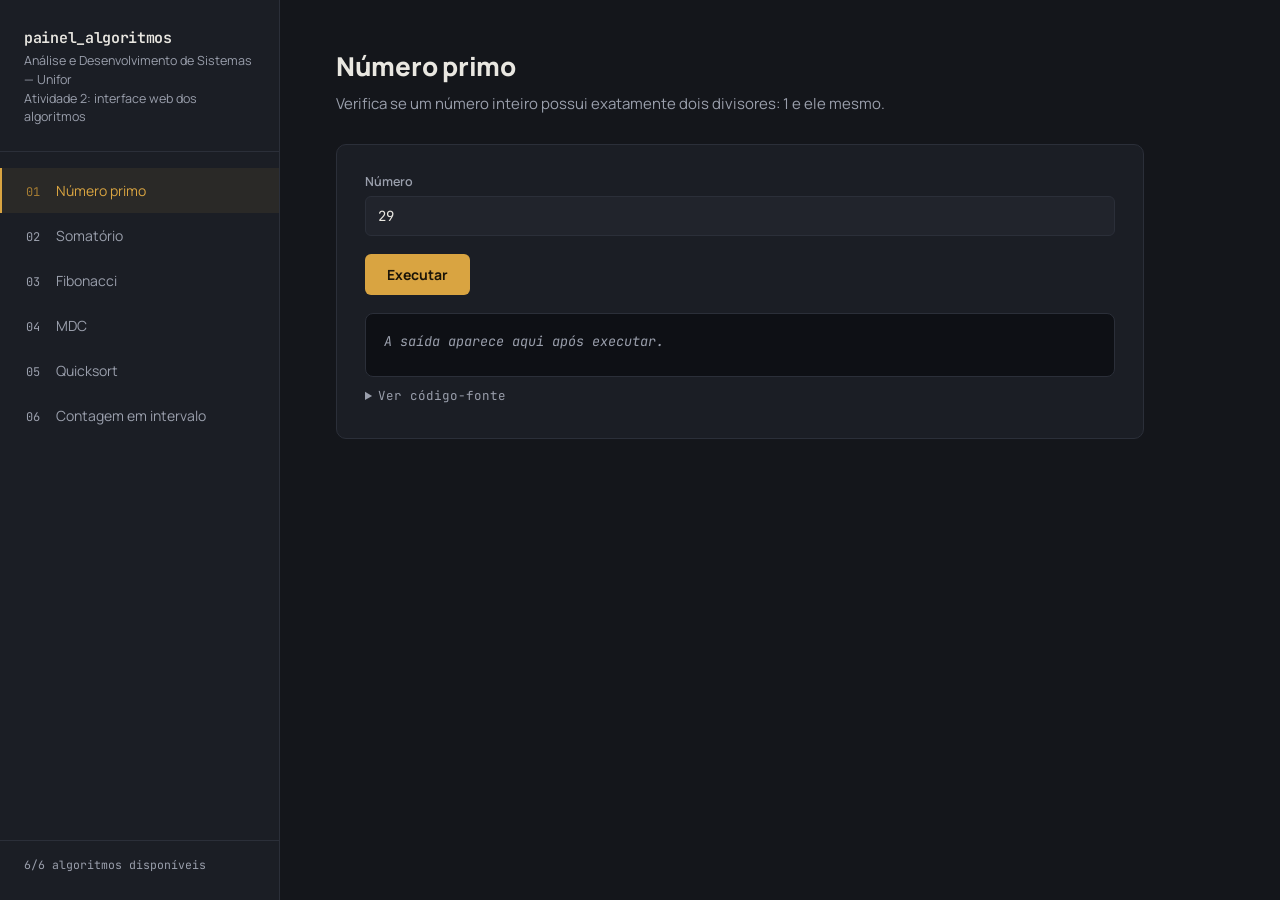
<file: index.html>
<!DOCTYPE html>
<html lang="pt-BR">
<head>
<meta charset="UTF-8">
<meta name="viewport" content="width=device-width, initial-scale=1.0">
<title>Painel de Algoritmos — ADS Unifor</title>
<link rel="preconnect" href="https://fonts.googleapis.com">
<link rel="preconnect" href="https://fonts.gstatic.com" crossorigin>
<link href="https://fonts.googleapis.com/css2?family=JetBrains+Mono:wght@400;500;600;700&family=Manrope:wght@400;500;600;700;800&display=swap" rel="stylesheet">
<link rel="stylesheet" href="style.css">
</head>
<body>

<nav class="sidebar">
  <div class="brand">
    <p class="brand-title">painel_algoritmos</p>
    <p class="brand-sub">Análise e Desenvolvimento de Sistemas — Unifor<br>Atividade 2: interface web dos algoritmos</p>
  </div>
  <ul class="nav" id="nav-list">
    <li><button class="active" data-panel="primo"><span class="idx">01</span> Número primo</button></li>
    <li><button data-panel="somatorio"><span class="idx">02</span> Somatório</button></li>
    <li><button data-panel="fibonacci"><span class="idx">03</span> Fibonacci</button></li>
    <li><button data-panel="mdc"><span class="idx">04</span> MDC</button></li>
    <li><button data-panel="quicksort"><span class="idx">05</span> Quicksort</button></li>
    <li><button data-panel="intervalo"><span class="idx">06</span> Contagem em intervalo</button></li>
  </ul>
  <div class="sidebar-foot">6/6 algoritmos disponíveis</div>
</nav>

<main class="main">

  <!-- 01 Número primo -->
  <section class="panel active" id="primo">
    <div class="panel-head">
      <h1 class="panel-title">Número primo</h1>
      <p class="panel-desc">Verifica se um número inteiro possui exatamente dois divisores: 1 e ele mesmo.</p>
    </div>
    <div class="card">
      <div class="field-row">
        <div class="field">
          <label for="primo-n">Número</label>
          <input type="number" id="primo-n" value="29" step="1">
        </div>
      </div>
      <button class="run-btn" onclick="runPrimo()">Executar</button>
      <div class="console" id="primo-out"><span class="empty">A saída aparece aqui após executar.</span></div>
      <details class="source">
        <summary>Ver código-fonte</summary>
        <div class="code-block" id="primo-src"></div>
      </details>
    </div>
  </section>

  <!-- 02 Somatório -->
  <section class="panel" id="somatorio">
    <div class="panel-head">
      <h1 class="panel-title">Somatório</h1>
      <p class="panel-desc">Calcula a soma dos números inteiros de 1 até N.</p>
    </div>
    <div class="card">
      <div class="field-row">
        <div class="field">
          <label for="soma-n">N</label>
          <input type="number" id="soma-n" value="10" step="1" min="0">
        </div>
      </div>
      <button class="run-btn" onclick="runSomatorio()">Executar</button>
      <div class="console" id="soma-out"><span class="empty">A saída aparece aqui após executar.</span></div>
      <details class="source">
        <summary>Ver código-fonte</summary>
        <div class="code-block" id="soma-src"></div>
      </details>
    </div>
  </section>

  <!-- 03 Fibonacci -->
  <section class="panel" id="fibonacci">
    <div class="panel-head">
      <h1 class="panel-title">Sequência de Fibonacci</h1>
      <p class="panel-desc">Gera os N primeiros termos da sequência, onde cada termo é a soma dos dois anteriores.</p>
    </div>
    <div class="card">
      <div class="field-row">
        <div class="field">
          <label for="fib-n">Quantidade de termos</label>
          <input type="number" id="fib-n" value="12" step="1" min="1">
        </div>
      </div>
      <button class="run-btn" onclick="runFibonacci()">Executar</button>
      <div class="console" id="fib-out"><span class="empty">A saída aparece aqui após executar.</span></div>
      <details class="source">
        <summary>Ver código-fonte</summary>
        <div class="code-block" id="fib-src"></div>
      </details>
    </div>
  </section>

  <!-- 04 MDC -->
  <section class="panel" id="mdc">
    <div class="panel-head">
      <h1 class="panel-title">Máximo Divisor Comum (MDC)</h1>
      <p class="panel-desc">Calcula o maior número que divide dois valores simultaneamente, usando o algoritmo de Euclides.</p>
    </div>
    <div class="card">
      <div class="field-row">
        <div class="field">
          <label for="mdc-a">Número A</label>
          <input type="number" id="mdc-a" value="48" step="1">
        </div>
        <div class="field">
          <label for="mdc-b">Número B</label>
          <input type="number" id="mdc-b" value="18" step="1">
        </div>
      </div>
      <button class="run-btn" onclick="runMdc()">Executar</button>
      <div class="console" id="mdc-out"><span class="empty">A saída aparece aqui após executar.</span></div>
      <details class="source">
        <summary>Ver código-fonte</summary>
        <div class="code-block" id="mdc-src"></div>
      </details>
    </div>
  </section>

  <!-- 05 Quicksort -->
  <section class="panel" id="quicksort">
    <div class="panel-head">
      <h1 class="panel-title">Quicksort</h1>
      <p class="panel-desc">Ordena uma lista de números usando particionamento recursivo em torno de um elemento pivô.</p>
    </div>
    <div class="card">
      <div class="field-row">
        <div class="field" style="flex: 2;">
          <label for="qs-arr">Lista de números (separados por vírgula)</label>
          <input type="text" id="qs-arr" value="8, 3, 15, 1, 9, 4, 27, 6">
        </div>
      </div>
      <button class="run-btn" onclick="runQuicksort()">Executar</button>
      <div class="console" id="qs-out"><span class="empty">A saída aparece aqui após executar.</span></div>
      <details class="source">
        <summary>Ver código-fonte</summary>
        <div class="code-block" id="qs-src"></div>
      </details>
    </div>
  </section>

  <!-- 06 Contagem em intervalo -->
  <section class="panel" id="intervalo">
    <div class="panel-head">
      <h1 class="panel-title">Contagem em intervalo</h1>
      <p class="panel-desc">Conta e lista os números inteiros de um intervalo [A, B] que satisfazem um filtro escolhido.</p>
    </div>
    <div class="card">
      <div class="field-row">
        <div class="field">
          <label for="int-a">Início (A)</label>
          <input type="number" id="int-a" value="1" step="1">
        </div>
        <div class="field">
          <label for="int-b">Fim (B)</label>
          <input type="number" id="int-b" value="30" step="1">
        </div>
        <div class="field">
          <label for="int-filtro">Filtro</label>
          <select id="int-filtro">
            <option value="todos">Todos os números</option>
            <option value="pares">Somente pares</option>
            <option value="impares">Somente ímpares</option>
            <option value="primos">Somente primos</option>
          </select>
        </div>
      </div>
      <button class="run-btn" onclick="runIntervalo()">Executar</button>
      <div class="console" id="int-out"><span class="empty">A saída aparece aqui após executar.</span></div>
      <details class="source">
        <summary>Ver código-fonte</summary>
        <div class="code-block" id="int-src"></div>
      </details>
    </div>
  </section>

</main>

<script src="script.js"></script>

</body>
</html>
</file>
<file: style.css>
:root {
    --bg: #14161b;
    --panel: #1b1e25;
    --panel-raised: #21242c;
    --border: #2b2f39;
    --text: #e9e7e1;
    --text-dim: #9a9fac;
    --amber: #d9a441;
    --amber-dim: #a67d33;
    --teal: #4fb8a6;
    --error: #e2685f;
    --mono: 'JetBrains Mono', monospace;
    --sans: 'Manrope', sans-serif;
  }

  * { box-sizing: border-box; }

  html, body {
    margin: 0;
    padding: 0;
    background: var(--bg);
    color: var(--text);
    font-family: var(--sans);
    height: 100%;
  }

  body {
    display: flex;
    min-height: 100vh;
  }

  /* ---------- Sidebar ---------- */
  .sidebar {
    width: 280px;
    flex-shrink: 0;
    background: var(--panel);
    border-right: 1px solid var(--border);
    display: flex;
    flex-direction: column;
    padding: 28px 0;
  }

  .brand {
    padding: 0 24px 24px 24px;
    border-bottom: 1px solid var(--border);
    margin-bottom: 8px;
  }

  .brand-title {
    font-family: var(--mono);
    font-size: 15px;
    font-weight: 600;
    letter-spacing: -0.02em;
    color: var(--text);
    margin: 0 0 4px 0;
  }

  .brand-sub {
    font-size: 12.5px;
    color: var(--text-dim);
    line-height: 1.5;
    margin: 0;
  }

  .nav {
    list-style: none;
    margin: 8px 0 0 0;
    padding: 0;
    flex: 1;
    overflow-y: auto;
  }

  .nav li { margin: 0; }

  .nav button {
    all: unset;
    display: flex;
    align-items: baseline;
    gap: 12px;
    width: 100%;
    padding: 13px 24px;
    cursor: pointer;
    color: var(--text-dim);
    font-size: 14px;
    border-left: 2px solid transparent;
    transition: background 0.15s ease, color 0.15s ease, border-color 0.15s ease;
  }

  .nav button:hover {
    background: rgba(255,255,255,0.03);
    color: var(--text);
  }

  .nav button.active {
    color: var(--amber);
    background: rgba(217,164,65,0.08);
    border-left-color: var(--amber);
  }

  .nav .idx {
    font-family: var(--mono);
    font-size: 12px;
    color: var(--text-dim);
    min-width: 18px;
  }

  .nav button.active .idx { color: var(--amber-dim); }

  .sidebar-foot {
    padding: 16px 24px 0 24px;
    border-top: 1px solid var(--border);
    margin-top: 8px;
    font-size: 11.5px;
    color: var(--text-dim);
    font-family: var(--mono);
  }

  /* ---------- Main ---------- */
  .main {
    flex: 1;
    padding: 48px 56px;
    max-width: 920px;
  }

  .panel {
    display: none;
  }
  .panel.active {
    display: block;
    animation: rise 0.28s ease;
  }

  @keyframes rise {
    from { opacity: 0; transform: translateY(6px); }
    to { opacity: 1; transform: translateY(0); }
  }

  .panel-head { margin-bottom: 28px; }

  .panel-title {
    font-size: 26px;
    font-weight: 800;
    letter-spacing: -0.01em;
    margin: 0 0 8px 0;
  }

  .panel-desc {
    color: var(--text-dim);
    font-size: 15px;
    line-height: 1.6;
    max-width: 62ch;
    margin: 0;
  }

  .card {
    background: var(--panel);
    border: 1px solid var(--border);
    border-radius: 10px;
    padding: 28px;
    margin-bottom: 20px;
  }

  .field-row {
    display: flex;
    gap: 16px;
    flex-wrap: wrap;
    margin-bottom: 18px;
  }

  .field {
    display: flex;
    flex-direction: column;
    gap: 6px;
    flex: 1;
    min-width: 160px;
  }

  .field label {
    font-size: 12.5px;
    color: var(--text-dim);
    font-weight: 600;
  }

  .field input, .field select {
    background: var(--panel-raised);
    border: 1px solid var(--border);
    border-radius: 6px;
    padding: 10px 12px;
    color: var(--text);
    font-family: var(--mono);
    font-size: 14px;
    outline: none;
    transition: border-color 0.15s ease;
  }

  .field input:focus, .field select:focus {
    border-color: var(--amber-dim);
  }

  .field-hint {
    font-size: 11.5px;
    color: var(--text-dim);
  }

  .run-btn {
    all: unset;
    display: inline-flex;
    align-items: center;
    gap: 8px;
    background: var(--amber);
    color: #1a1408;
    font-weight: 700;
    font-size: 14px;
    padding: 11px 22px;
    border-radius: 6px;
    cursor: pointer;
    transition: background 0.15s ease, transform 0.1s ease;
  }

  .run-btn:hover { background: #e6b458; }
  .run-btn:active { transform: scale(0.98); }

  .console {
    margin-top: 18px;
    background: #0e1015;
    border: 1px solid var(--border);
    border-radius: 8px;
    font-family: var(--mono);
    font-size: 13.5px;
    line-height: 1.7;
    color: #c9d1d9;
    min-height: 64px;
    padding: 16px 18px;
    white-space: pre-wrap;
    word-break: break-word;
  }

  .console .empty { color: var(--text-dim); font-style: italic; }
  .console .ok { color: var(--teal); }
  .console .err { color: var(--error); }
  .console .label { color: var(--text-dim); }

  .code-block {
    background: #0e1015;
    border: 1px solid var(--border);
    border-radius: 8px;
    padding: 16px 18px;
    font-family: var(--mono);
    font-size: 12.5px;
    line-height: 1.6;
    color: #b8bec9;
    overflow-x: auto;
    margin-top: 6px;
  }

  .code-block .kw { color: #d9a441; }
  .code-block .fn { color: #4fb8a6; }

  details.source {
    margin-top: 4px;
  }
  details.source summary {
    cursor: pointer;
    color: var(--text-dim);
    font-size: 12.5px;
    font-family: var(--mono);
    padding: 6px 0;
  }
  details.source summary:hover { color: var(--text); }

  @media (max-width: 760px) {
    body { flex-direction: column; }
    .sidebar { width: 100%; border-right: none; border-bottom: 1px solid var(--border); }
    .main { padding: 32px 20px; }
  }
</file>
